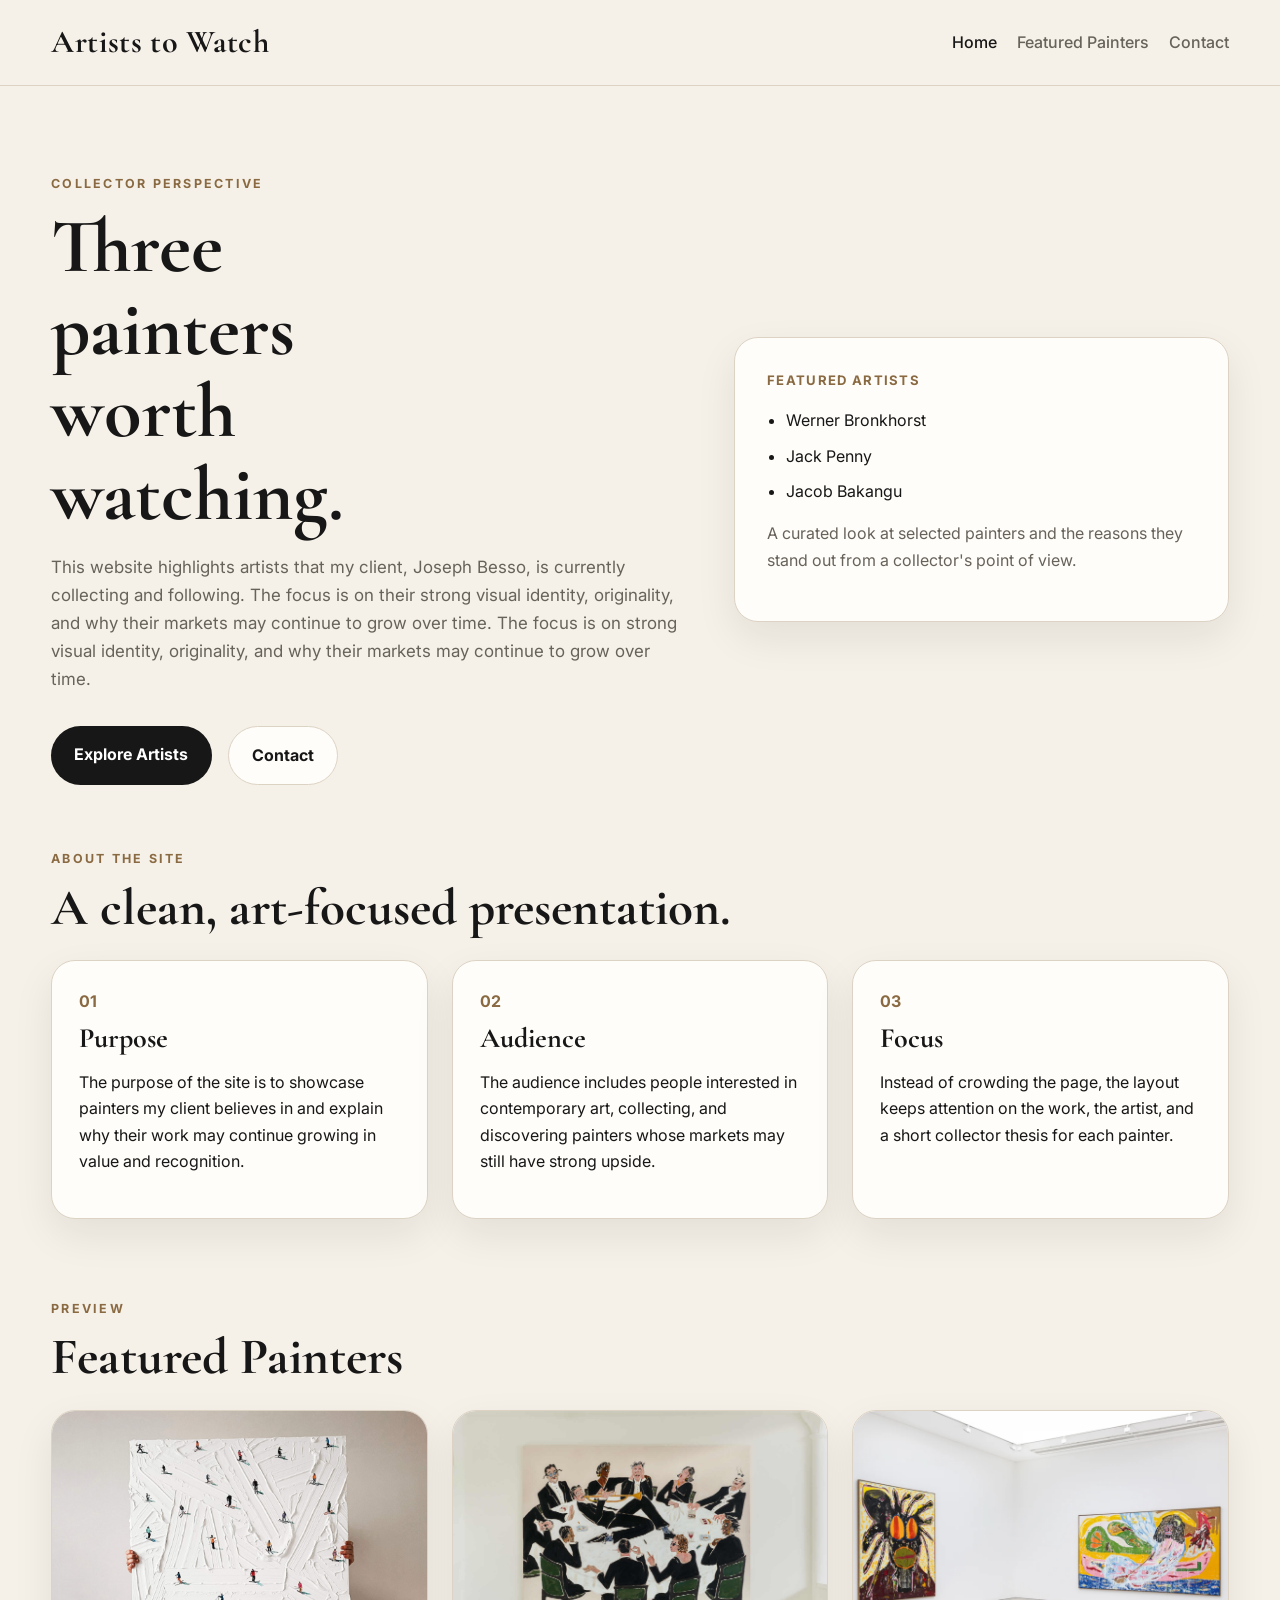
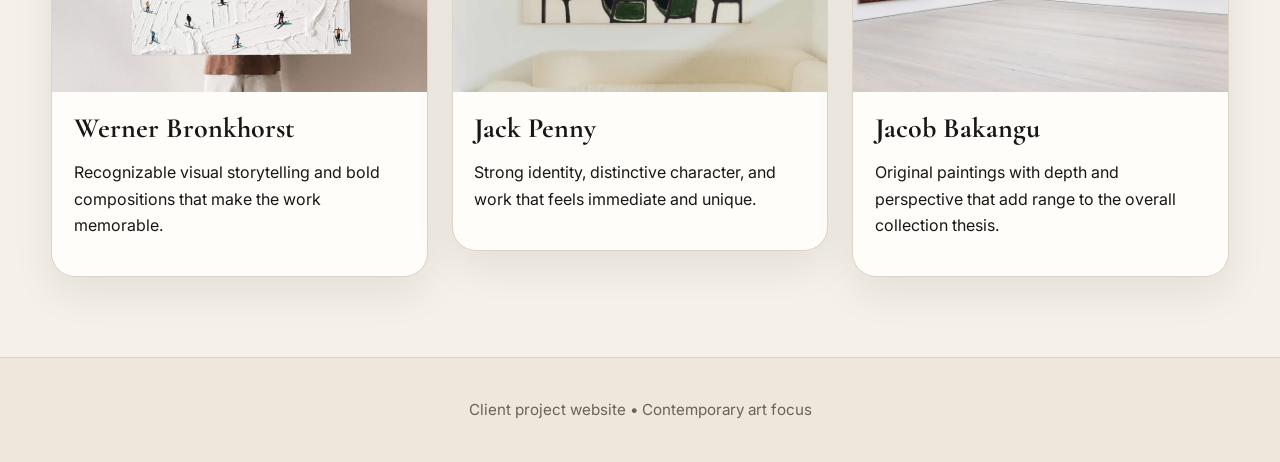
<file: artist website/index.html>
<!DOCTYPE html>
<html lang="en">
<head>
  <meta charset="UTF-8" />
  <meta name="viewport" content="width=device-width, initial-scale=1.0" />
  <title>Artists to Watch</title>
  <meta name="description" content="A contemporary art website highlighting painters with strong market potential." />
  <link rel="preconnect" href="https://fonts.googleapis.com" />
  <link rel="preconnect" href="https://fonts.gstatic.com" crossorigin />
  <link href="https://fonts.googleapis.com/css2?family=Cormorant+Garamond:wght@500;600;700&family=Inter:wght@400;500;600;700&display=swap" rel="stylesheet" />
  <link rel="stylesheet" href="css/styles.css" />
</head>
<body>
  <header class="site-header">
    <div class="container header-inner">
      <a href="index.html" class="logo">Artists to Watch</a>

      <nav aria-label="Main navigation">
        <ul class="nav-links">
          <li><a href="index.html" class="active">Home</a></li>
          <li><a href="artists.html">Featured Painters</a></li>
          <li><a href="contact.html">Contact</a></li>
        </ul>
      </nav>
    </div>
  </header>

  <main>
    <section class="hero">
      <div class="container hero-grid">
        <div class="hero-copy">
          <p class="eyebrow">Collector Perspective</p>
          <h1>Three painters worth watching.</h1>
          <p class="lead">
            This website highlights artists that my client, Joseph Besso, is currently collecting and following. The focus is on their strong visual identity, originality, and why their markets may continue to grow over time.
            The focus is on strong visual identity, originality, and why their markets may continue to grow over time.
          </p>

          <div class="hero-buttons">
            <a href="artists.html" class="btn btn-dark">Explore Artists</a>
            <a href="contact.html" class="btn btn-light">Contact</a>
          </div>
        </div>

        <div class="hero-card">
          <p class="card-label">Featured Artists</p>
          <ul class="featured-list">
            <li>Werner Bronkhorst</li>
            <li>Jack Penny</li>
            <li>Jacob Bakangu</li>
          </ul>
          <p class="muted-text">
            A curated look at selected painters and the reasons they stand out from a collector's point of view.
          </p>
        </div>
      </div>
    </section>

    <section class="overview-section">
      <div class="container">
        <div class="section-heading">
          <p class="eyebrow">About the Site</p>
          <h2>A clean, art-focused presentation.</h2>
        </div>

        <div class="overview-grid">
          <article class="info-card">
            <p class="small-number">01</p>
            <h3>Purpose</h3>
            <p>
              The purpose of the site is to showcase painters my client believes in and explain why their work may continue growing in value and recognition.
            </p>
          </article>

          <article class="info-card">
            <p class="small-number">02</p>
            <h3>Audience</h3>
            <p>
              The audience includes people interested in contemporary art, collecting, and discovering painters whose markets may still have strong upside.
            </p>
          </article>

          <article class="info-card">
            <p class="small-number">03</p>
            <h3>Focus</h3>
            <p>
              Instead of crowding the page, the layout keeps attention on the work, the artist, and a short collector thesis for each painter.
            </p>
          </article>
        </div>
      </div>
    </section>

    <section class="preview-section">
      <div class="container">
        <div class="section-heading">
          <p class="eyebrow">Preview</p>
          <h2>Featured Painters</h2>
        </div>

        <div class="artist-cards">
          <a href="artists.html#werner-bronkhorst" class="artist-card-link">

<article class="artist-card">

<img src="images/Werner-Bronkhorst-1.jpg" alt="Painting by Werner Bronkhorst">

<div class="artist-card-content">
<h3>Werner Bronkhorst</h3>
<p>
Recognizable visual storytelling and bold compositions that make the work memorable.
</p>
</div>

</article>

</a>

          <a href="artists.html#jack-penny" class="artist-card-link">

<article class="artist-card">

<img src="images/Jack-Penny1.jpg" alt="Painting by Jack Penny">

<div class="artist-card-content">
<h3>Jack Penny</h3>
<p>
Strong identity, distinctive character, and work that feels immediate and unique.
</p>
</div>

</article>

</a>

      <a href="artists.html#jacob-bakangu" class="artist-card-link">

<article class="artist-card">

<img src="images/jack-kabangu-2.webp" alt="Painting by Jacob Bakangu">

<div class="artist-card-content">
<h3>Jacob Bakangu</h3>
<p>
Original paintings with depth and perspective that add range to the overall collection thesis.
</p>
</div>

</article>

</a>
        </div>
      </div>
    </section>
  </main>

  <footer class="site-footer">
    <div class="container footer-inner">
      <p>Client project website • Contemporary art focus</p>
    </div>
  </footer>
</body>
</html>
</file>
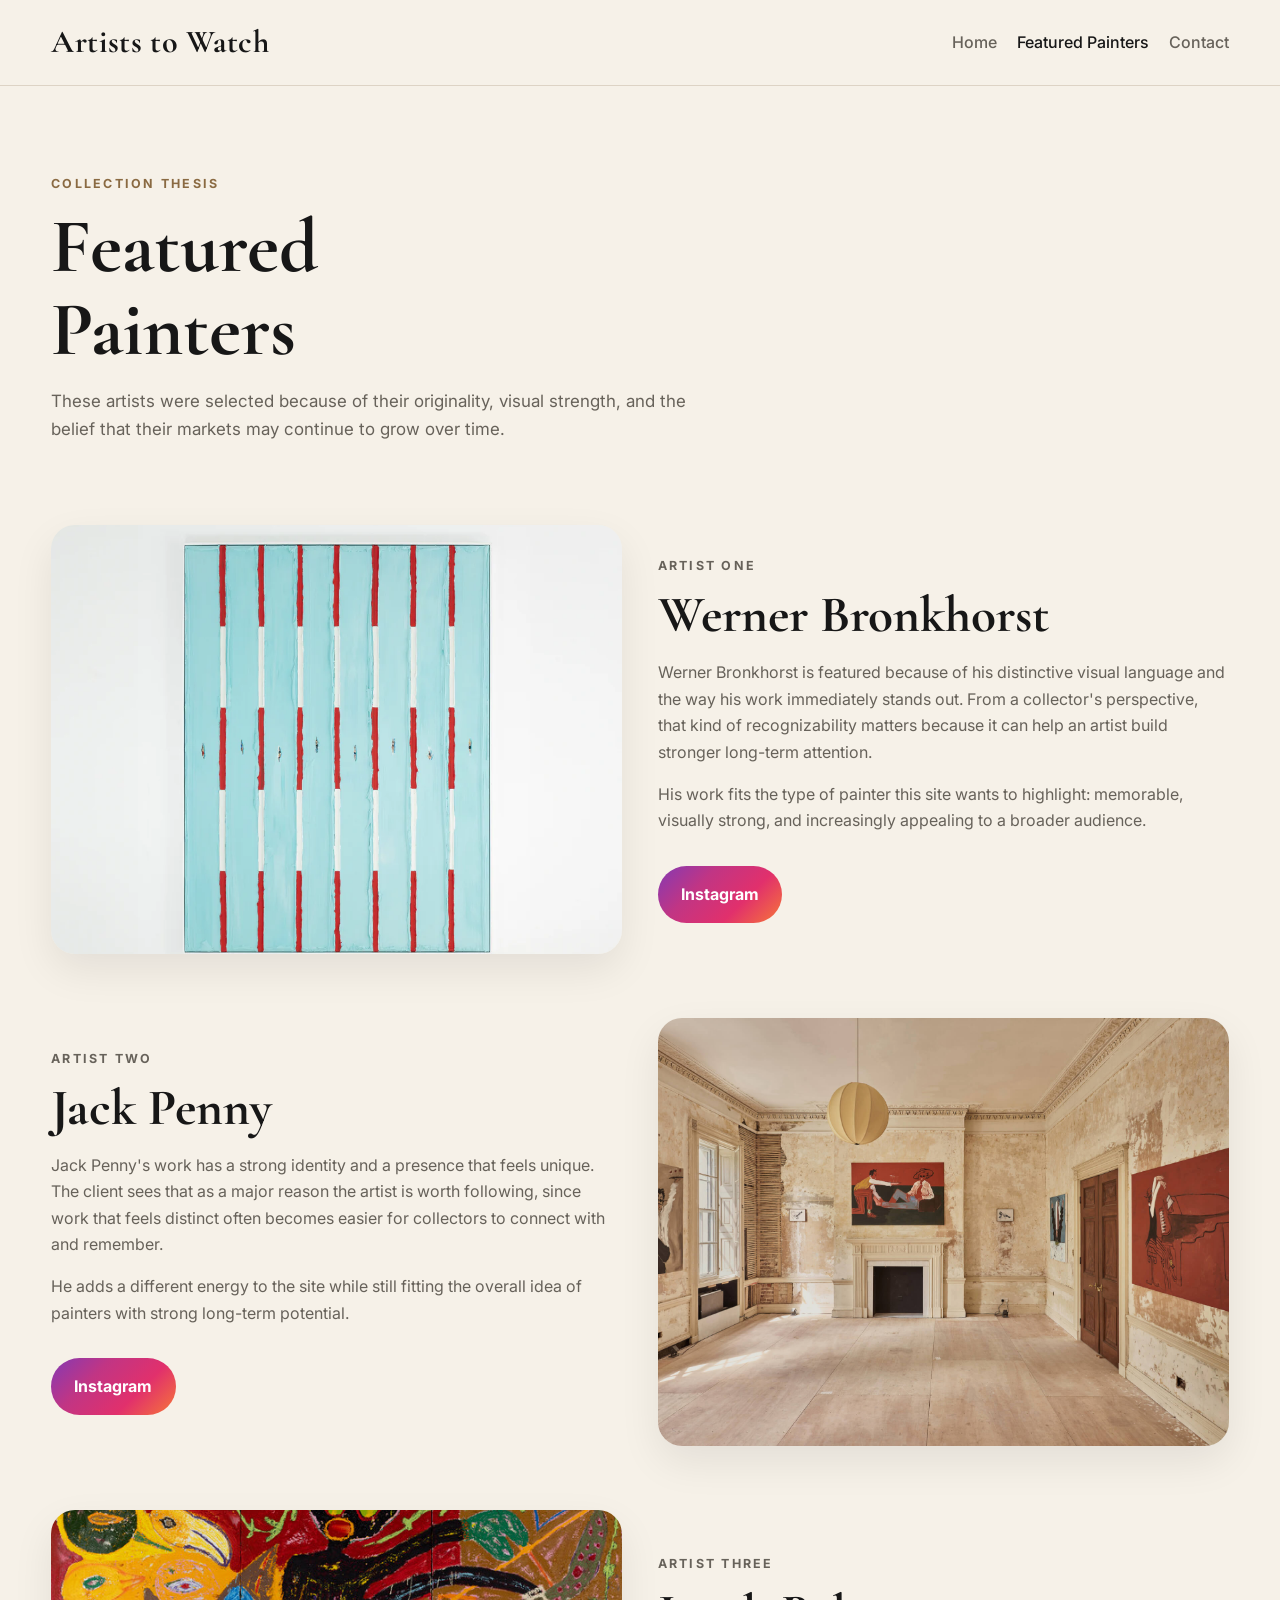
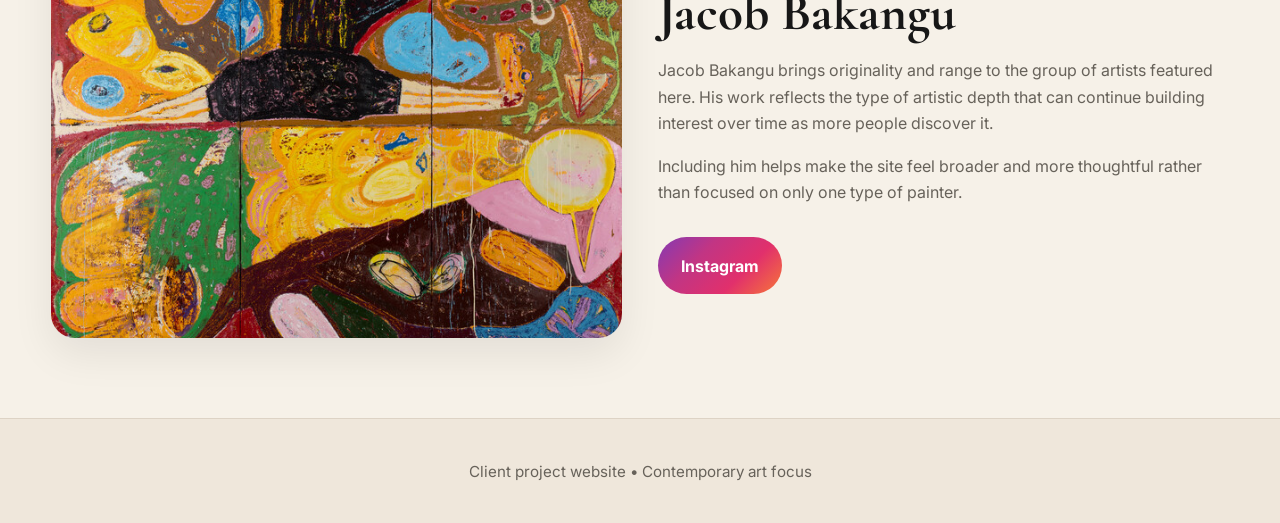
<file: artist website/artists.html>
<!DOCTYPE html>
<html lang="en">
<head>
  <meta charset="UTF-8" />
  <meta name="viewport" content="width=device-width, initial-scale=1.0" />
  <title>Featured Painters</title>
  <meta name="description" content="Featured painters and collector commentary." />
  <link rel="preconnect" href="https://fonts.googleapis.com" />
  <link rel="preconnect" href="https://fonts.gstatic.com" crossorigin />
  <link href="https://fonts.googleapis.com/css2?family=Cormorant+Garamond:wght@500;600;700&family=Inter:wght@400;500;600;700&display=swap" rel="stylesheet" />
  <link rel="stylesheet" href="css/styles.css" />
</head>
<body>
  <header class="site-header">
    <div class="container header-inner">
      <a href="index.html" class="logo">Artists to Watch</a>

      <nav aria-label="Main navigation">
        <ul class="nav-links">
          <li><a href="index.html">Home</a></li>
          <li><a href="artists.html" class="active">Featured Painters</a></li>
          <li><a href="contact.html">Contact</a></li>
        </ul>
      </nav>
    </div>
  </header>

  <main>
    <section class="page-hero">
      <div class="container page-hero-inner">
        <p class="eyebrow">Collection Thesis</p>
        <h1>Featured Painters</h1>
        <p class="lead narrow-text">
          These artists were selected because of their originality, visual strength, and the belief that their markets may continue to grow over time.
        </p>
      </div>
    </section>

    <section class="artist-section">
      <div class="container">
        <article id="werner-bronkhorst" class="artist-profile">
          <div class="artist-image">
            <img src="images/WB-wet1.webp" alt="Painting by Werner Bronkhorst" />
          </div>

          <div class="artist-copy">
            <p class="eyebrow">Artist One</p>
            <h2>Werner Bronkhorst</h2>
            <p>
              Werner Bronkhorst is featured because of his distinctive visual language and the way his work immediately stands out.
              From a collector's perspective, that kind of recognizability matters because it can help an artist build stronger long-term attention.
            </p>
            <p>
              His work fits the type of painter this site wants to highlight: memorable, visually strong, and increasingly appealing to a broader audience.
            </p>

            <div class="artist-buttons">
              <a href="https://www.instagram.com/werner_bronkhorst/" target="_blank" rel="noopener noreferrer" class="btn btn-instagram">Instagram</a>
            </div>
          </div>
        </article>

        <article id="jack-penny" class="artist-profile reverse-layout">
          <div class="artist-image">
            <img src="images/jack-penny-2.jpg" alt="Painting by Jack Penny" />
          </div>

          <div class="artist-copy">
            <p class="eyebrow">Artist Two</p>
            <h2>Jack Penny</h2>
            <p>
              Jack Penny's work has a strong identity and a presence that feels unique. The client sees that as a major reason the artist is worth following, since work that feels distinct often becomes easier for collectors to connect with and remember.
            </p>
            <p>
              He adds a different energy to the site while still fitting the overall idea of painters with strong long-term potential.
            </p>

            <div class="artist-buttons">
              <a href="https://www.instagram.com/jack___penny/" target="_blank" rel="noopener noreferrer" class="btn btn-instagram">Instagram</a>
            </div>
          </div>
        </article>

        <article id="jacob-bakangu" class="artist-profile">
          <div class="artist-image">
            <img src="images/Jack-kabangu-3.jpg" alt="Painting by Jacob Bakangu" />
          </div>

          <div class="artist-copy">
            <p class="eyebrow">Artist Three</p>
            <h2>Jacob Bakangu</h2>
            <p>
              Jacob Bakangu brings originality and range to the group of artists featured here. His work reflects the type of artistic depth that can continue building interest over time as more people discover it.
            </p>
            <p>
              Including him helps make the site feel broader and more thoughtful rather than focused on only one type of painter.
            </p>

            <div class="artist-buttons">
              <a href="https://www.instagram.com/jaackkabangu/" target="_blank" rel="noopener noreferrer" class="btn btn-instagram">Instagram</a>
            </div>
          </div>
        </article>
      </div>
    </section>
  </main>

  <footer class="site-footer">
    <div class="container footer-inner">
      <p>Client project website • Contemporary art focus</p>
    </div>
  </footer>
</body>
</html>
</file>
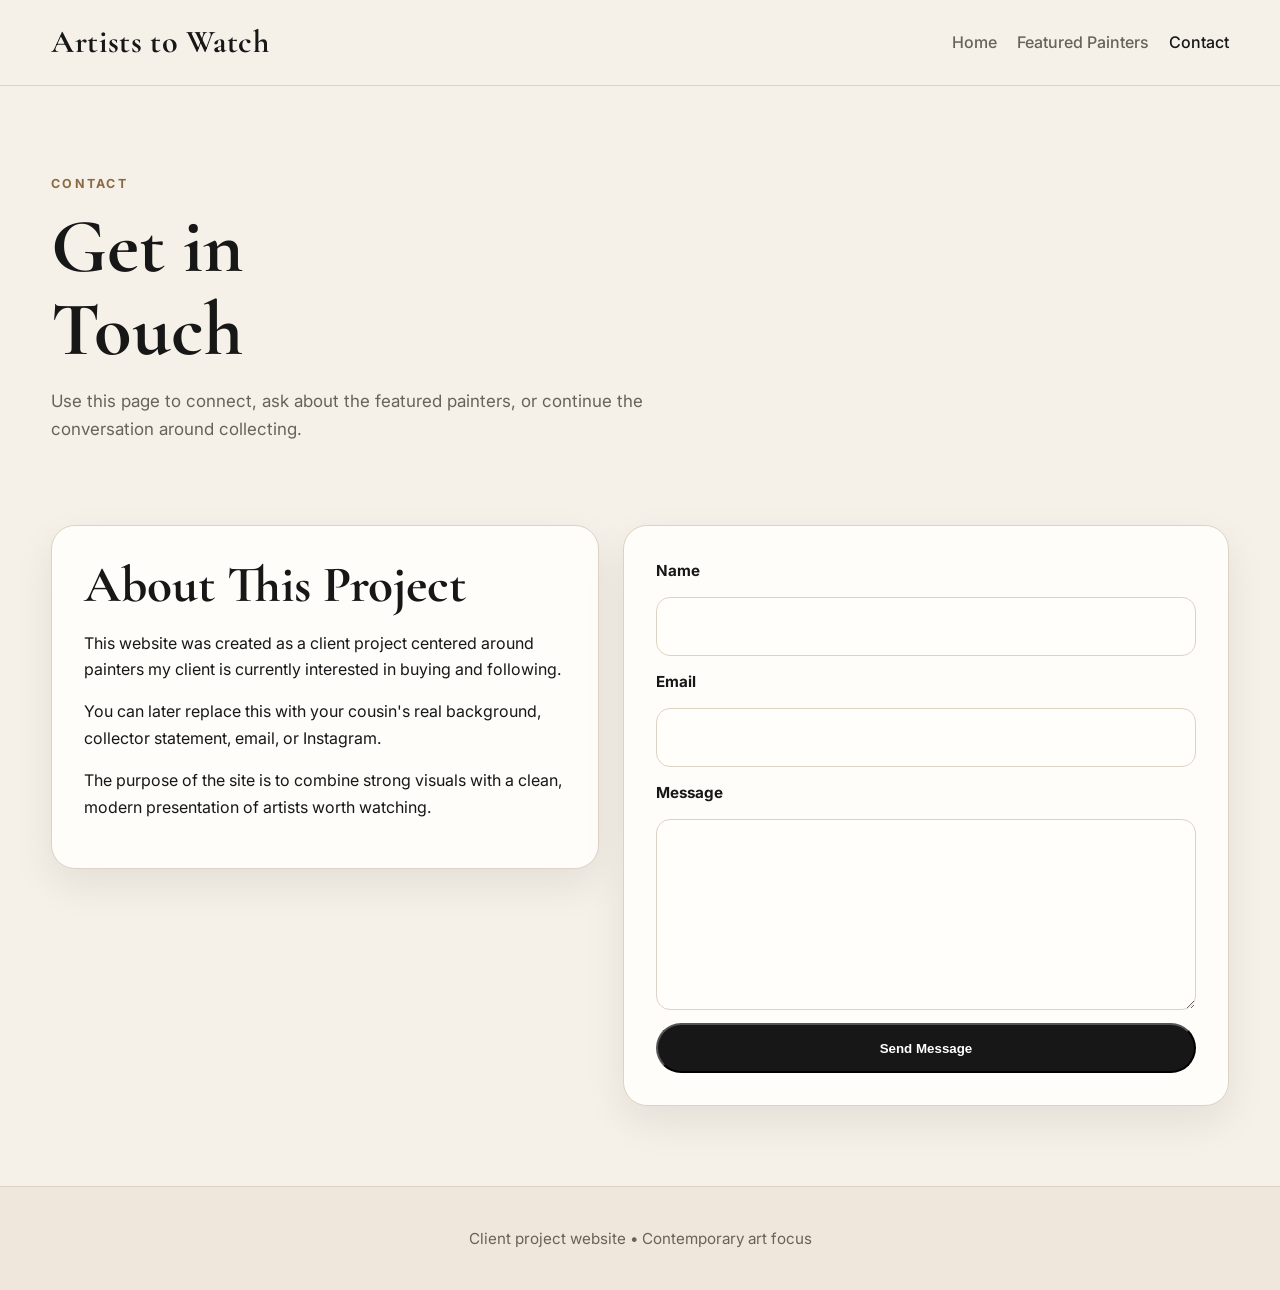
<file: artist website/contact.html>
<!DOCTYPE html>
<html lang="en">
<head>
  <meta charset="UTF-8" />
  <meta name="viewport" content="width=device-width, initial-scale=1.0" />
  <title>Contact</title>
  <meta name="description" content="Contact page for the art collector client project." />
  <link rel="preconnect" href="https://fonts.googleapis.com" />
  <link rel="preconnect" href="https://fonts.gstatic.com" crossorigin />
  <link href="https://fonts.googleapis.com/css2?family=Cormorant+Garamond:wght@500;600;700&family=Inter:wght@400;500;600;700&display=swap" rel="stylesheet" />
  <link rel="stylesheet" href="css/styles.css" />
</head>
<body>
  <header class="site-header">
    <div class="container header-inner">
      <a href="index.html" class="logo">Artists to Watch</a>

      <nav aria-label="Main navigation">
        <ul class="nav-links">
          <li><a href="index.html">Home</a></li>
          <li><a href="artists.html">Featured Painters</a></li>
          <li><a href="contact.html" class="active">Contact</a></li>
        </ul>
      </nav>
    </div>
  </header>

  <main>
    <section class="page-hero">
      <div class="container page-hero-inner">
        <p class="eyebrow">Contact</p>
        <h1>Get in Touch</h1>
        <p class="lead narrow-text">
          Use this page to connect, ask about the featured painters, or continue the conversation around collecting.
        </p>
      </div>
    </section>

    <section class="contact-section">
      <div class="container contact-grid">
        <article class="contact-info">
          <h2>About This Project</h2>
          <p>
            This website was created as a client project centered around painters my client is currently interested in buying and following.
          </p>
          <p>
            You can later replace this with your cousin's real background, collector statement, email, or Instagram.
          </p>
          <p>
            The purpose of the site is to combine strong visuals with a clean, modern presentation of artists worth watching.
          </p>
        </article>

        <form class="contact-form">
          <label for="name">Name</label>
          <input id="name" name="name" type="text" required />

          <label for="email">Email</label>
          <input id="email" name="email" type="email" required />

          <label for="message">Message</label>
          <textarea id="message" name="message" rows="6" required></textarea>

          <button type="submit" class="btn btn-dark">Send Message</button>
        </form>
      </div>
    </section>
  </main>

  <footer class="site-footer">
    <div class="container footer-inner">
      <p>Client project website • Contemporary art focus</p>
    </div>
  </footer>
</body>
</html>
</file>
<file: artist website/css/styles.css>
:root {
  --bg: #f6f1e8;
  --surface: #fffdf9;
  --text: #171717;
  --muted: #67625a;
  --line: #ddd3c5;
  --accent: #8a6a42;
  --accent-dark: #6f5435;
  --footer: #efe7db;
  --shadow: 0 16px 40px rgba(0, 0, 0, 0.08);
  --radius: 24px;
  --max-width: 1180px;
}

* {
  box-sizing: border-box;
}

html {
  scroll-behavior: smooth;
}

body {
  margin: 0;
  background: var(--bg);
  color: var(--text);
  font-family: "Inter", Arial, sans-serif;
  line-height: 1.65;
}

img {
  display: block;
  width: 100%;
  height: auto;
}

a {
  text-decoration: none;
  color: inherit;
}

.container {
  width: min(92%, var(--max-width));
  margin: 0 auto;
}

.site-header {
  position: sticky;
  top: 0;
  z-index: 100;
  background: rgba(246, 241, 232, 0.95);
  backdrop-filter: blur(12px);
  border-bottom: 1px solid var(--line);
}

.header-inner {
  display: flex;
  justify-content: space-between;
  align-items: center;
  gap: 1rem;
  padding: 1rem 0;
}

.logo {
  font-family: "Cormorant Garamond", serif;
  font-size: 2rem;
  font-weight: 700;
  letter-spacing: 0.02em;
}

.nav-links {
  list-style: none;
  display: flex;
  gap: 1.25rem;
  padding: 0;
  margin: 0;
}

.nav-links a {
  color: var(--muted);
  font-weight: 500;
  transition: color 0.25s ease;
}

.nav-links a:hover,
.nav-links a.active {
  color: var(--text);
}

.hero,
.page-hero {
  padding: 5.5rem 0 4rem;
}

.hero-grid {
  display: grid;
  grid-template-columns: 1.25fr 0.95fr;
  gap: 2rem;
  align-items: center;
}

.eyebrow {
  margin: 0 0 0.7rem;
  text-transform: uppercase;
  letter-spacing: 0.18em;
  font-size: 0.78rem;
  font-weight: 700;
  color: var(--accent);
}

h1,
h2,
h3 {
  font-family: "Cormorant Garamond", serif;
  line-height: 1.08;
  margin-top: 0;
  color: var(--text);
}

h1 {
  font-size: clamp(3rem, 6vw, 5.5rem);
  margin-bottom: 1rem;
  max-width: 10ch;
}

h2 {
  font-size: clamp(2rem, 4vw, 3.2rem);
  margin-bottom: 0.8rem;
}

h3 {
  font-size: 1.75rem;
  margin-bottom: 0.65rem;
}

.lead {
  font-size: 1.06rem;
  max-width: 58ch;
  color: var(--muted);
}

.narrow-text {
  max-width: 42rem;
}

.muted-text {
  color: var(--muted);
}

.hero-buttons,
.artist-buttons {
  display: flex;
  gap: 1rem;
  flex-wrap: wrap;
  margin-top: 2rem;
}

.btn {
  display: inline-block;
  padding: 0.95rem 1.45rem;
  border-radius: 999px;
  font-weight: 700;
  transition: transform 0.25s ease, background 0.25s ease, color 0.25s ease, border 0.25s ease;
}

.btn:hover {
  transform: translateY(-2px);
}

.btn-dark {
  background: var(--text);
  color: #ffffff;
}

.btn-dark:hover {
  background: #000000;
}

.btn-light {
  background: var(--surface);
  border: 1px solid var(--line);
}

.btn-light:hover {
  background: #f8f3ec;
}

.btn-instagram {
  background: linear-gradient(135deg, #833ab4, #c13584, #e1306c, #f77737);
  color: #ffffff;
}

.btn-instagram:hover {
  filter: brightness(1.05);
}

.hero-card,
.info-card,
.artist-card,
.contact-info,
.contact-form {
  background: var(--surface);
  border: 1px solid var(--line);
  border-radius: var(--radius);
  box-shadow: var(--shadow);
}

.hero-card {
  padding: 2rem;
}

.card-label {
  margin-top: 0;
  margin-bottom: 1rem;
  color: var(--accent);
  text-transform: uppercase;
  letter-spacing: 0.1em;
  font-size: 0.82rem;
  font-weight: 700;
}

.featured-list {
  margin: 0 0 1rem;
  padding-left: 1.2rem;
}

.featured-list li {
  margin-bottom: 0.55rem;
}

.overview-section,
.preview-section,
.artist-section,
.contact-section {
  padding: 0 0 5rem;
}

.section-heading {
  margin-bottom: 1.5rem;
}

.overview-grid,
.artist-cards,
.contact-grid {
  display: grid;
  gap: 1.5rem;
}

.overview-grid {
  grid-template-columns: repeat(3, 1fr);
}

.info-card {
  padding: 1.7rem;
}

.small-number {
  margin: 0 0 0.5rem;
  color: var(--accent);
  font-weight: 700;
}

.artist-cards {
  grid-template-columns: repeat(3, 1fr);
}

.artist-card {
  overflow: hidden;
  transition: transform 0.3s ease, box-shadow 0.3s ease;
}

.artist-card:hover {
  transform: translateY(-6px);
  box-shadow: 0 22px 45px rgba(0, 0, 0, 0.12);
}

.artist-card img {
  aspect-ratio: 4 / 3;
  object-fit: cover;
}

.artist-card-content {
  padding: 1.35rem;
}

.artist-section .container {
  display: grid;
  gap: 4rem;
}

.artist-profile {
  display: grid;
  grid-template-columns: 1fr 1fr;
  gap: 2.2rem;
  align-items: center;
}

.reverse-layout .artist-image {
  order: 2;
}

.reverse-layout .artist-copy {
  order: 1;
}

.artist-image {
  overflow: hidden;
  border-radius: var(--radius);
  box-shadow: var(--shadow);
}

.artist-image img {
  aspect-ratio: 4 / 3;
  object-fit: cover;
  transition: transform 0.45s ease;
}

.artist-image:hover img {
  transform: scale(1.04);
}

.artist-copy p {
  color: var(--muted);
}

.contact-grid {
  grid-template-columns: 0.95fr 1.05fr;
  align-items: start;
}

.contact-info,
.contact-form {
  padding: 2rem;
}

.contact-form {
  display: grid;
  gap: 0.85rem;
}

label {
  font-weight: 700;
  font-size: 0.95rem;
}

input,
textarea {
  width: 100%;
  padding: 0.95rem 1rem;
  border: 1px solid var(--line);
  border-radius: 14px;
  font: inherit;
  background: #fffefa;
}

input:focus,
textarea:focus {
  outline: 2px solid rgba(138, 106, 66, 0.18);
  border-color: var(--accent);
}

.site-footer {
  border-top: 1px solid var(--line);
  background: var(--footer);
}

.footer-inner {
  padding: 1.5rem 0;
  text-align: center;
  color: var(--muted);
  font-size: 0.95rem;
}

@media (max-width: 960px) {
  .hero-grid,
  .overview-grid,
  .artist-cards,
  .artist-profile,
  .contact-grid {
    grid-template-columns: 1fr;
  }

  .reverse-layout .artist-image,
  .reverse-layout .artist-copy {
    order: initial;
  }

  h1 {
    max-width: 100%;
  }
}

@media (max-width: 680px) {
  .header-inner {
    flex-direction: column;
    align-items: flex-start;
  }

  .nav-links {
    flex-wrap: wrap;
    gap: 0.75rem 1rem;
  }

  .hero,
  .page-hero {
    padding: 4rem 0 2.75rem;
  }

  .logo {
    font-size: 1.75rem;
  }

  h1 {
    font-size: 2.8rem;
  }

  .hero-card,
  .info-card,
  .contact-info,
  .contact-form {
    padding: 1.4rem;
  }
}
</file>
